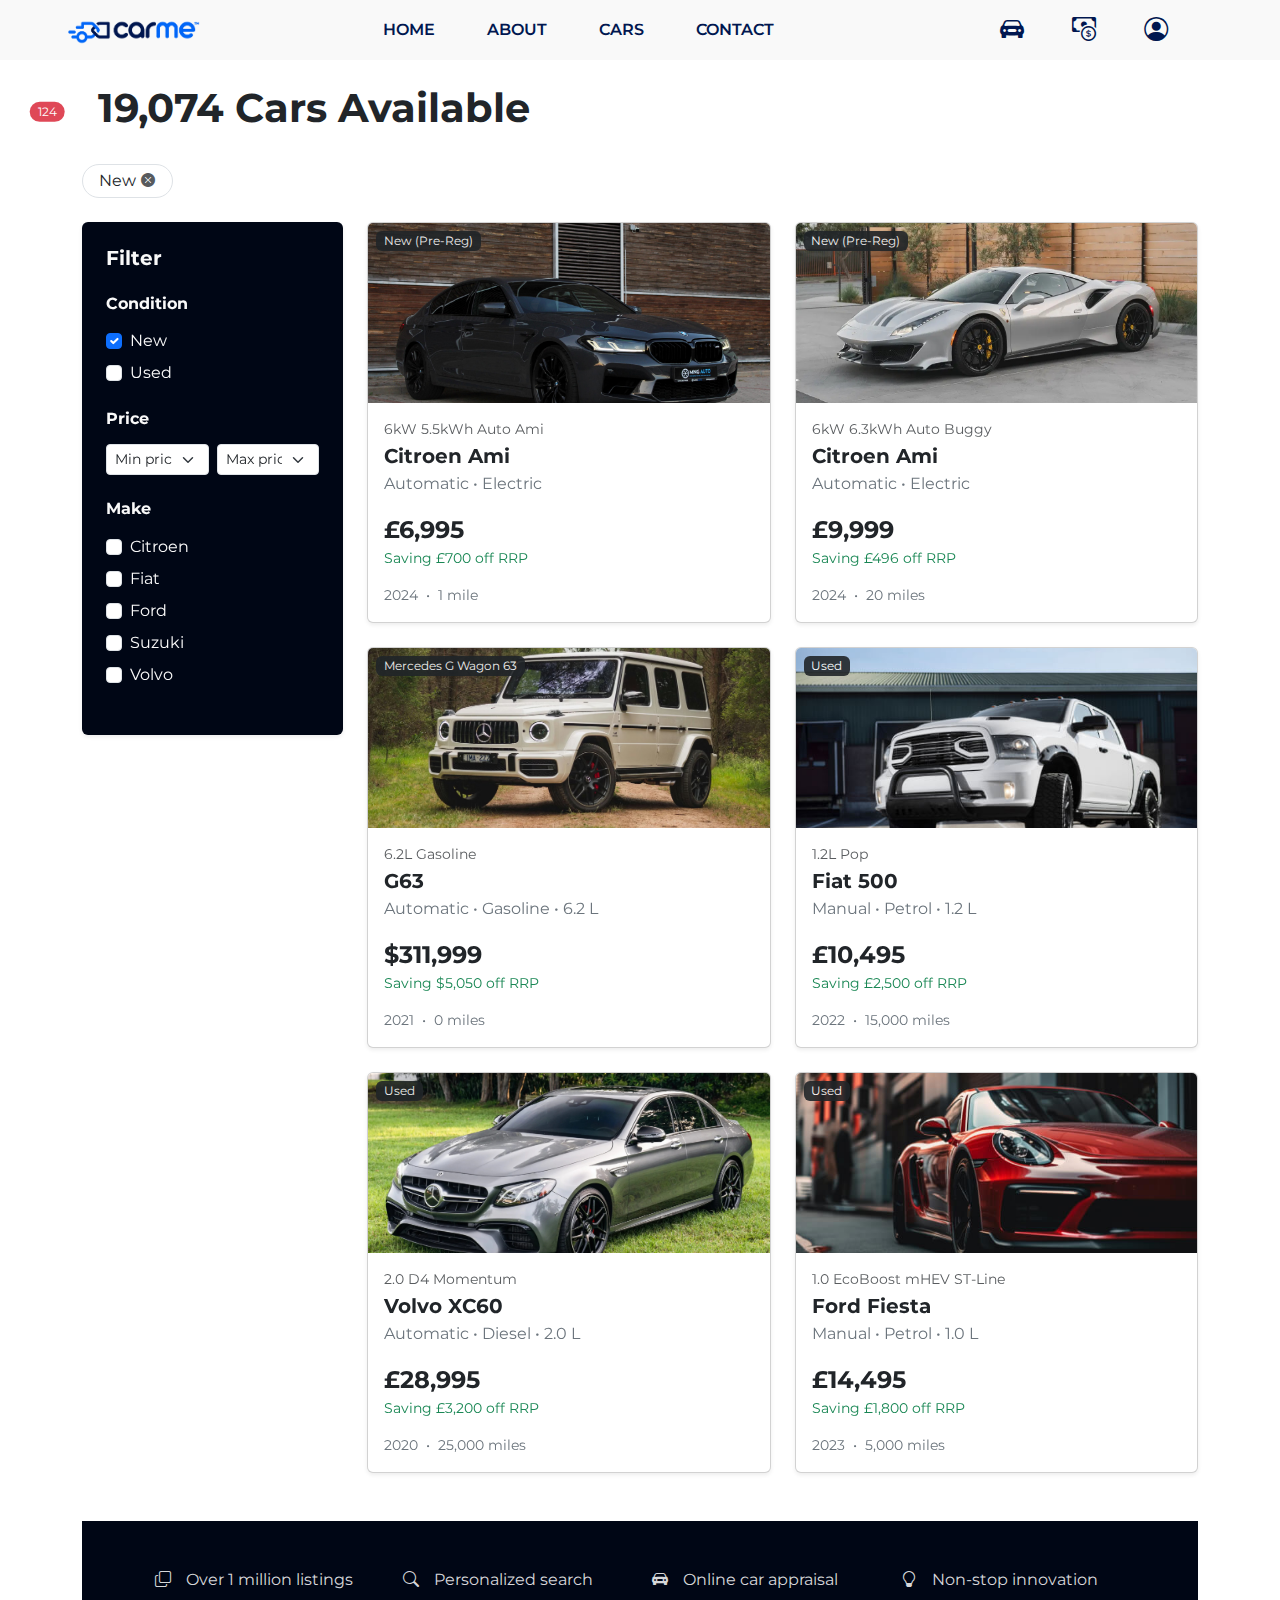
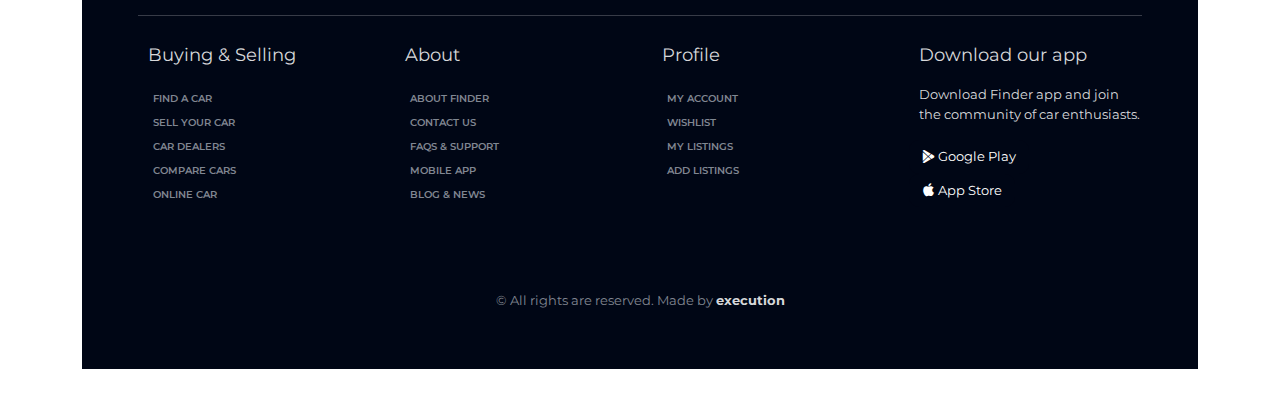
<file: cars.html>
<!DOCTYPE html>
<html lang="en">

<head>
    <meta charset="UTF-8">
    <meta name="viewport" content="width=device-width, initial-scale=1.0">
    <title>Car Marketplace - Find Your Perfect Car</title>
    <link rel="icon" href="assets/img/webicon.png" type="image/x-icon">

    
    <!-- Bootstrap CSS -->
    <link href="https://cdn.jsdelivr.net/npm/bootstrap@5.3.0/dist/css/bootstrap.min.css" rel="stylesheet">
    <!-- Custom CSS -->
    <link href="/assets/cars.css" rel="stylesheet">
    <!-- Bootstrap Icons -->
    <link rel="stylesheet" href="https://cdn.jsdelivr.net/npm/bootstrap-icons@1.11.0/font/bootstrap-icons.css">
</head>

<body>
    <!-- ============= NAVBAR ============= -->
    <nav class="navbar navbar-expand-lg">
        <div class="container-fluid d-flex align-items-center justify-content-between">
            <a href="/index.html">
                <img src="assets/img/company_logo.png" alt="logo" width="140px">
            </a>

            <button class="navbar-toggler" type="button" data-bs-toggle="collapse"
                data-bs-target="#navbarSupportedContent" aria-controls="navbarSupportedContent" aria-expanded="false"
                aria-label="Toggle navigation">
                <span class="bi bi-list fs-2"></span>
            </button>

            <div class="collapse navbar-collapse" id="navbarSupportedContent">
                <ul class="navbar-nav mx-auto d-flex align-items-left gap-1 py-2">
                    <li class="nav-item"><a class="nav-link active" href="/index.html">Home</a></li>
                    <li class="nav-item"><a class="nav-link" href="/about.html">About</a></li>
                    <li class="nav-item"><a class="nav-link" href="/products.html">Cars</a></li>
                    <li class="nav-item"><a class="nav-link" href="/contact.html">Contact</a></li>
                </ul>

                <ul class="navbar-nav d-flex align-items-right flex-row py-1">
                    <li class="nav-item"><a class="nav-link" href="#"><i class="bi bi-car-front-fill fs-4"></i></a></li>
                    <li class="nav-item"><a class="nav-link" href="#"><i class="bi bi-cash-coin fs-4"></i></a></li>
                    <li class="nav-item"><a class="nav-link" href="login.html"><i
                                class="bi bi-person-circle fs-4"></i></a>
                    </li>
                </ul>
            </div>
        </div>
    </nav>


    <!-- Main content -->
    <main class="container py-4">
        <!-- Header section -->
        <div class="d-flex align-items-center mb-4">
            <div class="position-relative me-3">
                <div class="position-absolute top-0 end-0 translate-middle badge rounded-pill bg-danger">
                    124
                </div>
            </div>
            <h1 class="fw-bold">19,074 Cars Available</h1>
        </div>

        <!-- Active filters -->
        <div class="mb-4">
            <div class="d-inline-flex align-items-center bg-white rounded-pill px-3 py-1 border">
                New
                <button class="btn btn-sm p-0 ms-1 text-muted">
                    <i class="bi bi-x-circle-fill"></i>
                </button>
            </div>
        </div>

        <div class="row">
            <div class="col-md-3 d-none d-md-block">
                <div class="filter-sidebar bg-white p-4 rounded shadow-sm">
                    <h5 class="fw-bold mb-4">Filter</h5>

                    <!-- Condition filter -->
                    <div class="mb-4">
                        <h6 class="fw-bold mb-3">Condition</h6>
                        <div class="form-check mb-2">
                            <input class="form-check-input" type="checkbox" id="newCar" checked>
                            <label class="form-check-label" for="newCar">New</label>
                        </div>
                        <div class="form-check mb-2">
                            <input class="form-check-input" type="checkbox" id="usedCar">
                            <label class="form-check-label" for="usedCar">Used</label>
                        </div>
                    </div>

                    <!-- Price filter -->
                    <div class="mb-4">
                        <h6 class="fw-bold mb-3">Price</h6>
                        <div class="d-flex mb-2">
                            <select class="form-select form-select-sm me-2">
                                <option>Min price</option>
                                <option>£5,000</option>
                                <option>£10,000</option>
                                <option>£15,000</option>
                            </select>
                            <select class="form-select form-select-sm">
                                <option>Max price</option>
                                <option>£15,000</option>
                                <option>£20,000</option>
                                <option>£30,000</option>
                            </select>
                        </div>
                    </div>

                    <!-- Make filter -->
                    <div class="mb-4">
                        <h6 class="fw-bold mb-3">Make</h6>
                        <div class="form-check mb-2">
                            <input class="form-check-input" type="checkbox" id="citroen">
                            <label class="form-check-label" for="citroen">Citroen</label>
                        </div>
                        <div class="form-check mb-2">
                            <input class="form-check-input" type="checkbox" id="fiat">
                            <label class="form-check-label" for="fiat">Fiat</label>
                        </div>
                        <div class="form-check mb-2">
                            <input class="form-check-input" type="checkbox" id="ford">
                            <label class="form-check-label" for="ford">Ford</label>
                        </div>
                        <div class="form-check mb-2">
                            <input class="form-check-input" type="checkbox" id="suzuki">
                            <label class="form-check-label" for="suzuki">Suzuki</label>
                        </div>
                        <div class="form-check mb-2">
                            <input class="form-check-input" type="checkbox" id="volvo">
                            <label class="form-check-label" for="volvo">Volvo</label>
                        </div>
                    </div>

                    <!-- Other filters could go here -->
                </div>
            </div>

            <!-- Mobile filter button -->
            <div class="col-12 d-md-none mb-3">
                <button class="btn btn-outline-secondary w-100 d-flex justify-content-between align-items-center"
                    type="button" data-bs-toggle="collapse" data-bs-target="#mobileFilter">
                    <span class="fw-medium">Filters</span>
                    <i class="bi bi-chevron-down"></i>
                </button>
            </div>

            <!-- Mobile filter panel (collapsed by default) -->
            <div class="collapse mb-3 d-md-none" id="mobileFilter">
                <div class="bg-white p-3 rounded shadow-sm">
                    <!-- Mobile filter content (duplicate of sidebar filters) -->
                    <!-- Condition filter -->
                    <div class="mb-4">
                        <h6 class="fw-bold mb-3">Condition</h6>
                        <div class="form-check mb-2">
                            <input class="form-check-input" type="checkbox" id="newCarMobile" checked>
                            <label class="form-check-label" for="newCarMobile">New</label>
                        </div>
                        <div class="form-check mb-2">
                            <input class="form-check-input" type="checkbox" id="usedCarMobile">
                            <label class="form-check-label" for="usedCarMobile">Used</label>
                        </div>
                    </div>

                    <!-- Price filter -->
                    <div class="mb-4">
                        <h6 class="fw-bold mb-3">Price</h6>
                        <div class="d-flex mb-2">
                            <select class="form-select form-select-sm me-2">
                                <option>Min price</option>
                                <option>£5,000</option>
                                <option>£10,000</option>
                                <option>£15,000</option>
                            </select>
                            <select class="form-select form-select-sm">
                                <option>Max price</option>
                                <option>£15,000</option>
                                <option>£20,000</option>
                                <option>£30,000</option>
                            </select>
                        </div>
                    </div>

                    <!-- Make filter -->
                    <div class="mb-4">
                        <h6 class="fw-bold mb-3">Make</h6>
                        <div class="form-check mb-2">
                            <input class="form-check-input" type="checkbox" id="citroenMobile">
                            <label class="form-check-label" for="citroenMobile">Citroen</label>
                        </div>
                        <div class="form-check mb-2">
                            <input class="form-check-input" type="checkbox" id="fiatMobile">
                            <label class="form-check-label" for="fiatMobile">Fiat</label>
                        </div>
                        <div class="form-check mb-2">
                            <input class="form-check-input" type="checkbox" id="fordMobile">
                            <label class="form-check-label" for="fordMobile">Ford</label>
                        </div>
                    </div>
                </div>
            </div>

            <!-- Car listings -->
            <div class="col-md-9">
                <div class="row g-4">
                    <!-- Car Card 1 -->
                    <div class="col-md-6">
                        <div class="card h-100 shadow-sm hover-shadow">
                            <!-- Car Image -->
                            <div class="position-relative">
                                <img src="assets/img/m5.jpg" class="card-img-top" alt="Citroen Ami"
                                    style="height: 180px; object-fit: cover;">
                                <div class="position-absolute top-0 start-0 m-2 badge bg-dark">New (Pre-Reg)</div>
                            </div>

                            <!-- Car Details -->
                            <div class="card-body">
                                <!-- Specs -->
                                <p class="card-text small text-muted mb-1">6kW 5.5kWh Auto Ami</p>

                                <!-- Make and Model -->
                                <h5 class="card-title fw-bold mb-1">Citroen Ami</h5>

                                <!-- Variant -->
                                <p class="card-text text-secondary mb-3">Automatic • Electric</p>

                                <!-- Price and Savings -->
                                <div class="mb-2">
                                    <div class="fs-4 fw-bold">£6,995</div>
                                    <div class="text-success small">Saving £700 off RRP</div>
                                </div>

                                <!-- Year and Mileage -->
                                <div class="d-flex align-items-center small text-secondary mt-3">
                                    <span>2024</span>
                                    <span class="mx-2">•</span>
                                    <span>1 mile</span>
                                </div>
                            </div>
                        </div>
                    </div>

                    <!-- Car Card 2 -->
                    <div class="col-md-6">
                        <div class="card h-100 shadow-sm hover-shadow">
                            <!-- Car Image -->
                            <div class="position-relative">
                                <img src="assets/img/pista488.jpg" class="card-img-top" alt="Citroen Ami Buggy"
                                    style="height: 180px; object-fit: cover;">
                                <div class="position-absolute top-0 start-0 m-2 badge bg-dark">New (Pre-Reg)</div>
                            </div>

                            <!-- Car Details -->
                            <div class="card-body">
                                <!-- Specs -->
                                <p class="card-text small text-muted mb-1">6kW 6.3kWh Auto Buggy</p>

                                <!-- Make and Model -->
                                <h5 class="card-title fw-bold mb-1">Citroen Ami</h5>

                                <!-- Variant -->
                                <p class="card-text text-secondary mb-3">Automatic • Electric</p>

                                <!-- Price and Savings -->
                                <div class="mb-2">
                                    <div class="fs-4 fw-bold">£9,999</div>
                                    <div class="text-success small">Saving £496 off RRP</div>
                                </div>

                                <!-- Year and Mileage -->
                                <div class="d-flex align-items-center small text-secondary mt-3">
                                    <span>2024</span>
                                    <span class="mx-2">•</span>
                                    <span>20 miles</span>
                                </div>
                            </div>
                        </div>
                    </div>

                    <!-- Car Card 3 -->
                    <div class="col-md-6">
                        <div class="card h-100 shadow-sm hover-shadow">
                            <!-- Car Image -->
                            <div class="position-relative">
                                <img src="assets/img/gwagon.jpg" class="card-img-top" alt="Suzuki Ignis"
                                    style="height: 180px; object-fit: cover;">
                                <div class="position-absolute top-0 start-0 m-2 badge bg-dark">Mercedes G Wagon 63</div>
                            </div>

                            <!-- Car Details -->
                            <div class="card-body">
                                <!-- Specs -->
                                <p class="card-text small text-muted mb-1">6.2L Gasoline</p>

                                <!-- Make and Model -->
                                <h5 class="card-title fw-bold mb-1">G63</h5>

                                <!-- Variant -->
                                <p class="card-text text-secondary mb-3">Automatic • Gasoline • 6.2 L</p>

                                <!-- Price and Savings -->
                                <div class="mb-2">
                                    <div class="fs-4 fw-bold">$311,999</div>
                                    <div class="text-success small">Saving $5,050 off RRP</div>
                                </div>

                                <!-- Year and Mileage -->
                                <div class="d-flex align-items-center small text-secondary mt-3">
                                    <span>2021</span>
                                    <span class="mx-2">•</span>
                                    <span>0 miles</span>
                                </div>
                            </div>
                        </div>
                    </div>

                    <!-- Car Card 4 -->
                    <div class="col-md-6">
                        <div class="card h-100 shadow-sm hover-shadow">
                            <!-- Car Image -->
                            <div class="position-relative">
                                <img src="assets/img/ford.jpg" class="card-img-top" alt="Fiat 500"
                                    style="height: 180px; object-fit: cover;">
                                <div class="position-absolute top-0 start-0 m-2 badge bg-dark">Used</div>
                            </div>

                            <!-- Car Details -->
                            <div class="card-body">
                                <!-- Specs -->
                                <p class="card-text small text-muted mb-1">1.2L Pop</p>

                                <!-- Make and Model -->
                                <h5 class="card-title fw-bold mb-1">Fiat 500</h5>

                                <!-- Variant -->
                                <p class="card-text text-secondary mb-3">Manual • Petrol • 1.2 L</p>

                                <!-- Price and Savings -->
                                <div class="mb-2">
                                    <div class="fs-4 fw-bold">£10,495</div>
                                    <div class="text-success small">Saving £2,500 off RRP</div>
                                </div>

                                <!-- Year and Mileage -->
                                <div class="d-flex align-items-center small text-secondary mt-3">
                                    <span>2022</span>
                                    <span class="mx-2">•</span>
                                    <span>15,000 miles</span>
                                </div>
                            </div>
                        </div>
                    </div>

                    <!-- Car Card 5 -->
                    <div class="col-md-6">
                        <div class="card h-100 shadow-sm hover-shadow">
                            <!-- Car Image -->
                            <div class="position-relative">
                                <img src="assets/img/e63s.jpg" class="card-img-top" alt="Volvo XC60"
                                    style="height: 180px; object-fit: cover;">
                                <div class="position-absolute top-0 start-0 m-2 badge bg-dark">Used</div>
                            </div>

                            <!-- Car Details -->
                            <div class="card-body">
                                <!-- Specs -->
                                <p class="card-text small text-muted mb-1">2.0 D4 Momentum</p>

                                <!-- Make and Model -->
                                <h5 class="card-title fw-bold mb-1">Volvo XC60</h5>

                                <!-- Variant -->
                                <p class="card-text text-secondary mb-3">Automatic • Diesel • 2.0 L</p>

                                <!-- Price and Savings -->
                                <div class="mb-2">
                                    <div class="fs-4 fw-bold">£28,995</div>
                                    <div class="text-success small">Saving £3,200 off RRP</div>
                                </div>

                                <!-- Year and Mileage -->
                                <div class="d-flex align-items-center small text-secondary mt-3">
                                    <span>2020</span>
                                    <span class="mx-2">•</span>
                                    <span>25,000 miles</span>
                                </div>
                            </div>
                        </div>
                    </div>

                    <!-- Car Card 6 -->
                    <div class="col-md-6">
                        <div class="card h-100 shadow-sm hover-shadow">
                            <!-- Car Image -->
                            <div class="position-relative">
                                <img src="/assets/img/porsche.jpg" class="card-img-top" alt="Ford Fiesta"
                                    style="height: 180px; object-fit: cover;">
                                <div class="position-absolute top-0 start-0 m-2 badge bg-dark">Used</div>
                            </div>

                            <!-- Car Details -->
                            <div class="card-body">
                                <!-- Specs -->
                                <p class="card-text small text-muted mb-1">1.0 EcoBoost mHEV ST-Line</p>

                                <!-- Make and Model -->
                                <h5 class="card-title fw-bold mb-1">Ford Fiesta</h5>

                                <!-- Variant -->
                                <p class="card-text text-secondary mb-3">Manual • Petrol • 1.0 L</p>

                                <!-- Price and Savings -->
                                <div class="mb-2">
                                    <div class="fs-4 fw-bold">£14,495</div>
                                    <div class="text-success small">Saving £1,800 off RRP</div>
                                </div>

                                <!-- Year and Mileage -->
                                <div class="d-flex align-items-center small text-secondary mt-3">
                                    <span>2023</span>
                                    <span class="mx-2">•</span>
                                    <span>5,000 miles</span>
                                </div>
                            </div>
                        </div>
                    </div>
                </div>
            </div>
        </div>
        <!-- ============= FOOTER SECTION ============= -->
        <footer class="container-fluid mt-5 footer-info">
            <div class="row d-flex align-items-center footer-info-content">
                <div class="col-6 col-sm-6 col-md-6 col-lg-3">
                    <div class="d-flex align-items-center">
                        <i class="bi bi-copy me-2"></i>
                        <span class="mb-0">Over 1 million listings</span>
                    </div>
                </div>
                <div class="col-6 col-sm-6 col-md-6 col-lg-3">
                    <div class="d-flex align-items-center">
                        <i class="bi bi-search me-2"></i>
                        <span class="">Personalized search</span>
                    </div>
                </div>
                <div class="col-6 col-sm-6 col-md-6 col-lg-3">
                    <div class="d-flex align-items-center">
                        <i class="bi bi-car-front-fill me-2"></i>
                        <span class="mb-0">Online car appraisal</span>
                    </div>
                </div>
                <div class="col-6 col-sm-6 col-md-6 col-lg-3">
                    <div class="d-flex align-items-center">
                        <i class="bi bi-lightbulb me-2"></i>
                        <span class="mb-0">Non-stop innovation</span>
                    </div>
                </div>
            </div>
            <hr>
            <div class="row d-flex justify-content-around footer-lists">
                <div class="col-6 col-md-6 col-lg-3">
                    <p>Buying & Selling</p>
                    <ul class="list-unstyled">
                        <li><a href="#">Find a car</a></li>
                        <li><a href="#">Sell your car</a></li>
                        <li><a href="#">Car dealers</a></li>
                        <li><a href="#">Compare Cars</a></li>
                        <li><a href="#">Online car</a></li>
                    </ul>
                </div>
                <div class="col-6 col-md-6 col-lg-3">
                    <p>About</p>
                    <ul class="list-unstyled">
                        <li><a href="#">About Finder</a></li>
                        <li><a href="#">Contact us</a></li>
                        <li><a href="#">FAQs & Support</a></li>
                        <li><a href="#">Mobile app</a></li>
                        <li><a href="#">Blog & News</a></li>
                    </ul>
                </div>
                <div class="col-12 col-md-6 col-lg-3">
                    <p>Profile</p>
                    <ul class="list-unstyled">
                        <li><a href="#">My account</a></li>
                        <li><a href="#">Wishlist</a></li>
                        <li><a href="#">My listings</a></li>
                        <li><a href="#">Add listings</a></li>
                    </ul>
                </div>
                <div class="col-12 col-sm-12 col-md-6 col-lg-3">
                    <p>Download our app</p>
                    <p style="font-size: small;">Download Finder app and join the community of car enthusiasts.</p>
                    <div>
                        <button class="btn btn-primary me-2">
                            <i class="bi bi-google-play"></i> Google Play</button>
                        <button class="btn btn-primary">
                            <i class="bi bi-apple"></i> App Store</button>
                    </div>
                </div>
            </div>

            <p id="copyright">&copy; All rights are reserved. Made by <a
                    href="https://github.com/drenxhyliqi/WEB24_GR16" target="_blank"><b>execution</b></a></p>
        </footer>
    </main>

    <!-- Bootstrap Bundle with Popper -->
    <script src="https://cdn.jsdelivr.net/npm/bootstrap@5.3.0/dist/js/bootstrap.bundle.min.js"></script>
</body>

</html>
</file>
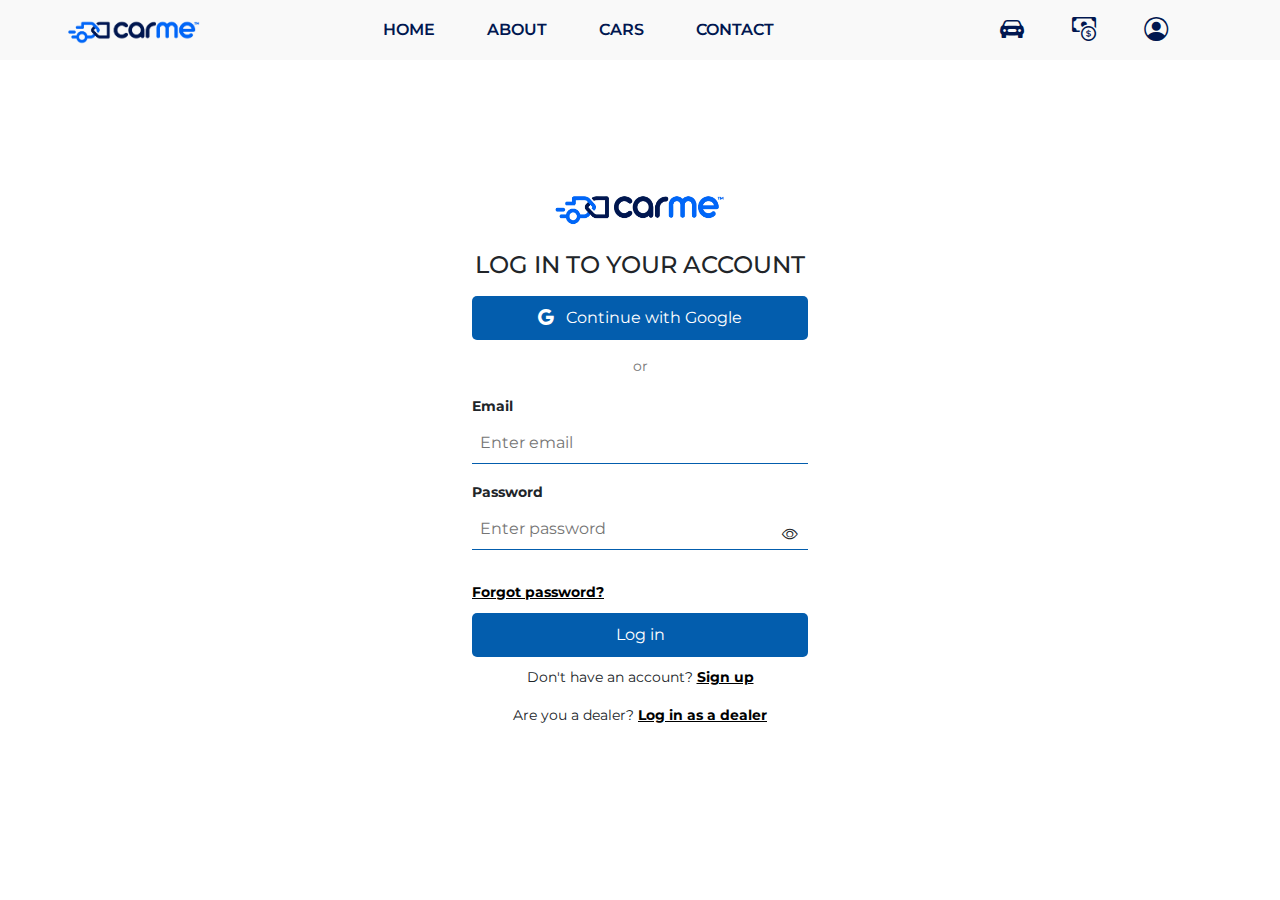
<file: login.html>
<!DOCTYPE html>
<html lang="en">

<head>
  <meta charset="UTF-8">
  <meta name="viewport" content="width=device-width, initial-scale=1.0">
  <title>Carme | Log In</title>
  <!-- Bootstrap & Custom CSS -->
  <link href="https://cdn.jsdelivr.net/npm/bootstrap@5.3.3/dist/css/bootstrap.min.css" rel="stylesheet"
    integrity="sha384-QWTKZyjpPEjISv5WaRU9OFeRpok6YctnYmDr5pNlyT2bRjXh0JMhjY6hW+ALEwIH" crossorigin="anonymous">
  <link rel="stylesheet" href="https://cdn.jsdelivr.net/npm/bootstrap-icons@1.11.3/font/bootstrap-icons.min.css">
  <link rel="stylesheet" href="assets/style.css">
  <script src="https://code.jquery.com/jquery-3.6.0.min.js"></script>
  <style>
    .wrapper {
      display: flex;
      justify-content: center;
      align-items: center;
      min-height: 90vh;
      width: 100%;
    }

    .login-container {
      padding: 2rem;
      border-radius: 8px;
      text-align: center;
      width: 100%;
      max-width: 400px;
    }

    h2 {
      margin-bottom: 1rem;
      font-size: 1.5rem;
    }

    .google-login {
      background: #035dad;
      color: white;
      border: none;
      padding: 10px;
      width: 100%;
      border-radius: 5px;
      cursor: pointer;
      font-size: 1rem;
    }

    .separator {
      margin: 1rem 0;
      font-size: 0.9rem;
      color: #777;
    }

    form {
      text-align: left;
    }

    label {
      font-weight: bold;
      font-size: 0.9rem;
    }

    input {
      width: 100%;
      padding: 8px;
      margin-top: 5px;
      margin-bottom: 1rem;
      border: none;
      border-bottom: 1px solid #035dad;
      border-radius: 0 !important;
    }

    .password-container {
      position: relative;
    }

    .toggle-password {
      position: absolute;
      right: 10px;
      top: 50%;
      transform: translateY(-50%);
      cursor: pointer;
    }

    .login-btn {
      background: #035dad;
      color: white;
      border: none;
      padding: 10px;
      width: 100%;
      border-radius: 5px;
      cursor: pointer;
      font-size: 1rem;
      margin-top: 10px;
    }

    .forgot-password {
      display: block;
      margin-top: 1rem;
      font-size: 0.9rem;
      font-weight: bold;
      color: #000;
    }

    p {
      font-size: 0.9rem;
      margin-top: 10px;
    }

    p a {
      font-weight: bold;
      color: #000;
    }
  </style>
  </style>
</head>

<body>
  <!-- Navbar -->
  <nav class="navbar navbar-expand-lg">
    <div class="container-fluid d-flex align-items-center justify-content-between">
      <!-- Logo -->
      <a href="/index.html">
        <img src="assets/img/company_logo.png" alt="logo" width="140px">
      </a>

      <button class="navbar-toggler" type="button" data-bs-toggle="collapse" data-bs-target="#navbarSupportedContent"
        aria-controls="navbarSupportedContent" aria-expanded="false" aria-label="Toggle navigation">
        <span class="bi bi-list fs-2"></span>
      </button>

      <div class="collapse navbar-collapse" id="navbarSupportedContent">
        <ul class="navbar-nav mx-auto d-flex align-items-left gap-1 py-2">
          <li class="nav-item"><a class="nav-link" href="/index.html">Home</a></li>
          <li class="nav-item"><a class="nav-link" href="/about.html">About</a></li>
          <li class="nav-item"><a class="nav-link" href="/products.html">Cars</a></li>
          <li class="nav-item"><a class="nav-link" href="/contact.html">Contact</a></li>
        </ul>

        <ul class="navbar-nav d-flex align-items-right flex-row py-1">
          <li class="nav-item"><a class="nav-link" href="#"><i class="bi bi-car-front-fill fs-4"></i></a></li>
          <li class="nav-item"><a class="nav-link" href="#"><i class="bi bi-cash-coin fs-4"></i></a></li>
          <li class="nav-item"><a class="nav-link" href="#"><i class="bi bi-person-circle fs-4"></i></a></li>
        </ul>
      </div>
    </div>
  </nav>
</body>

<body>
  <div class="wrapper">
    <div class="login-container text-center">
      <img src="/assets/img/company_logo.png" alt="cmp" width="180px" height="40px">
      <br>
      <br>
      <h2 class="login-title">LOG IN TO YOUR ACCOUNT</h2>
      <button class="google-login">
        <i class="bi bi-google"></i> &nbsp; Continue with Google
      </button>
      <div class="separator">or</div>
      <form>
        <label for="email">Email</label>
        <input type="email" id="email" placeholder="Enter email">
        <label for="password">Password</label>
        <div class="password-container">
          <input type="password" id="password" placeholder="Enter password">
          <!-- <i class="bi bi-eye-slash"></i> -->
          <span class="toggle-password"><i class="bi bi-eye"></i></span>
        </div>
        <div class="remember-forgot">
          <!-- <label><input type="checkbox"> Remember me</label> -->
          <a href="#" class="forgot-password">Forgot password?</a>
        </div>
        <button type="submit" class="login-btn">Log in</button>
      </form>
      <div class="signup">
        <p>Don't have an account? <a href="#">Sign up</a></p>
        <p>Are you a dealer? <a href="#">Log in as a dealer</a></p>
      </div>
    </div>
  </div>

  <script src="https://cdn.jsdelivr.net/npm/bootstrap@5.3.3/dist/js/bootstrap.bundle.min.js"
    integrity="sha384-YvpcrYf0tY3lHB60NNkmXc5s9fDVZLESaAA55NDzOxhy9GkcIdslK1eN7N6jIeHz"
    crossorigin="anonymous"></script>
</body>

</html>
</file>
<file: assets/cars.css>
/* ============= BASE STYLES ============= */
@import url('https://fonts.googleapis.com/css2?family=Montserrat:ital,wght@0,100..900;1,100..900&display=swap');

* {
    margin: 0;
    padding: 0;
    box-sizing: border-box;
    font-family: "Montserrat", serif;
}

.container-fluid {
    padding: 0 5%;
}

/* ============= NAVBAR ============= */
.navbar {
    background-color: #f9f9f9;
    position: sticky;
    top: 0;
    width: 100%;
    z-index: 1;
    padding: 0.5rem 0;
}

.navbar-nav .nav-link {
    color: #011750;
}

.navbar-nav .nav-link:hover {
    color: #011750ad;
}

.navbar-nav .nav-link.active {
    color: #011750 !important;
}

ul li a {
    padding: 0 3rem 0 0 !important;
    text-transform: uppercase;
    font-size: 24px;
    font-weight: 600 !important;
}

.navbar-toggler {
    border: none !important;
    box-shadow: none !important;
}

.navbar-toggler .bi-list {
    color: #035dad;
}

/* Logo styling */
.logo-icon {
    height: 32px;
    width: 32px;
    color: #000;
}

/* Card hover effect */
.hover-shadow {
    transition: box-shadow 0.3s ease;
}

.hover-shadow:hover {
    box-shadow: 0 .5rem 1rem rgba(0,0,0,.15)!important;
}

/* Filter sidebar styling */
.filter-sidebar {
    position: sticky;
    background-color: #000615 !important;
    top: 80px;
    max-height: calc(100vh - 100px);
    color: #f9f9f9;
    overflow-y: auto;
}


@media (max-width: 768px) {
    h1 {
        font-size: 1.75rem;
    }
}


.card .position-relative {
    overflow: hidden;
}


.position-absolute.badge {
    font-weight: normal;
    opacity: 0.9;
}

/* ============= FOOTER SECTION ============= */
.footer-info {
    background-color: #000615;
    color: rgba(255, 255, 255, 0.855);
    padding-bottom: 2%;
}

.footer-lists p {
    font-size: large;
    margin-top: 10px;
    margin-left: 10px;
}

.footer-lists button {
    font-size: 13px;
    border-radius: 10px;
    background-color: #000615;
    border-color: transparent;
}

.footer-lists button:hover {
    background-color: #000615;
}

.footer-info-content {
    margin: 5px;
    padding-top: 40px;
    padding-bottom: 0;
}

.footer-info-content span {
    padding: 7px;
}

.footer-lists a {
    font-size: 10px;
    color: #808792;
    margin-left: 15px;
    text-decoration: none;
}

.footer-lists a:hover {
    opacity: 0.7;
    text-decoration: underline;
    text-decoration-thickness: 2px;
}

#copyright {
    margin-top: 70px;
    padding-bottom: 20px;
    text-decoration: none;
    text-align: center;
    font-size: small;
    color: #808792;
}

#copyright a {
    text-decoration: none;
    color: rgba(255, 255, 255, 0.855);
}

#copyright a:hover {
    text-decoration: underline;
    text-decoration-thickness: 2px;
}
</file>
<file: assets/style.css>
/* ============= BASE STYLES ============= */
@import url('https://fonts.googleapis.com/css2?family=Montserrat:ital,wght@0,100..900;1,100..900&display=swap');

* {
    margin: 0;
    padding: 0;
    box-sizing: border-box;
    font-family: "Montserrat", serif;
}

.d-none {
    display: none;
}

.active {
    color: #011750 !important;
}

.container-fluid {
    padding: 0 5%;
}

/* ============= NAVBAR ============= */
.navbar {
    background-color: #f9f9f9;
    position: sticky;
    top: 0;
    width: 100%;
    z-index: 1;
}

.navbar-nav .nav-link {
    color: #011750;
}

.navbar-nav .nav-link:hover {
    color: #011750ad;
}

ul li a {
    padding: 0 3rem 0 0 !important;
    text-transform: uppercase;
    font-size: 24px;
    font-weight: 600 !important;
}

.bi-person-fill {
    cursor: pointer;
    font-size: 1.8rem;
    color: #f8f7fd !important;
}

.navbar-toggler {
    border: none !important;
    box-shadow: none !important;
}

.navbar-toggler .bi-list {
    color: #035dad;
}

/* ============= MAIN BANNER SECTION ============= */
.main-banner {
    background-color: #000615f8;
    padding: 3rem 0;
}

.btn-find {
    background-color: #001a5a;
    color: white;
    border: none;
}

.btn-find:hover {
    background-color: #002c88;
}

/* ============= SELECT TYPE SECTION ============= */
.select-type {
    padding: 5%;
}

.filter-btn {
    border: none;
    background-color: #f9f9f9;
    padding: 15px 25px;
    border-radius: 10px;
    display: flex;
    align-items: center;
    gap: 8px;
    font-weight: 500;
    transition: background-color 0.2s;
}

.filter-btn:hover, 
.filter-btn.active {
    background-color: #eeee;
}

.filter-btn:hover {
    box-shadow: 0 0 2px 1px #036bfc79;
}

/* ============= EXPLORE CARS SECTION ============= */
.car-card {
    background-color: #f9f9f9;
    border-radius: 10px;
    padding: 8px;
    text-align: center;
    transition: 0.3s;
    outline: 1px solid #0006151e;
}

.car-card:hover {
    cursor: pointer;
    box-shadow: 0 0 8px 1px #036bfc79;
}

.car-card img {
    width: 80px;
    height: auto;
    margin-bottom: 10px;
}

/* ============= THANK YOU SECTION ============= */
#thankyou {
    margin: 10% 5% 5% 5%;
    background-image: url("../assets/img/thankbg.png");
    background-size: cover;
    background-position: center;
    background-repeat: no-repeat;
    padding: 8%;
    color: #f9f9f9;
    border-radius: 1.5rem;
    box-shadow: 0 5px 15px rgba(0, 36, 136, 0.417);
}

.cnt-btn {
    background-color: #035dad;
    color: #f8f7fd;
    border: 0.5px solid #000615;
    padding: 0.75rem 1.25rem;
    margin-top: 2rem;
    border-radius: 0.5rem;
}

.cnt-btn:hover {
    background-color: transparent;
    border: 1px solid #035dad;
}

/* ============= TOP OFFERS SECTION ============= */
.card {
    border: none;
    border-radius: 16px;
    overflow: hidden;
    box-shadow: 0 5px 15px rgba(0,0,0,0.1);
    transition: transform 0.3s, box-shadow 0.3s;
    margin-bottom: 45px;
}

.card:hover {
    transform: translateY(-5px);
    box-shadow: 0 10px 25px rgba(0,0,0,0.15);
}

.card-img-wrapper {
    position: relative;
    height: 240px;
    overflow: hidden;
}

.card-img-wrapper img {
    width: 100%;
    height: 100%;
    object-fit: cover;
    transition: transform 0.5s;
}

.card:hover .card-img-wrapper img {
    transform: scale(1.05);
}

.date-badge {
    position: absolute;
    top: 16px;
    left: 16px;
    background-color: rgba(255, 255, 255, 0.9);
    backdrop-filter: blur(4px);
    border-radius: 50px;
    padding: 5px 12px;
    font-size: 14px;
    color: #333;
}

.card-body {
    padding: 24px;
}

.car-title {
    font-size: 20px;
    font-weight: 700;
    margin-bottom: 8px;
    color: #212529;
}

.car-price {
    font-size: 24px;
    font-weight: 700;
    color: #035dad;
    margin-bottom: 16px;
}

.car-detail {
    display: flex;
    align-items: center;
    color: #6c757d;
    margin-bottom: 8px;
}

.car-detail i {
    margin-right: 8px;
    font-size: 18px;
} 

.btn-view {
    width: 100%;
    padding: 12px;
    background-color: #000615;
    border: none;
    border-radius: 8px;
    color: white;
    font-weight: 600;
    transition: background-color 0.3s;
}

.btn-view:hover {
    background-color: #035dad;
}

.car-details-grid {
    display: grid;
    grid-template-columns: 1fr 1fr;
    gap: 16px;
    margin-top: 16px;
    margin-bottom: 16px;
}

.section-title {
    font-size: 28px;
    font-weight: 700;
    margin-bottom: 16px;
}

.view-all {
    text-decoration: none;
    display: flex;
    align-items: center;
    color: #0d6efd;
    font-weight: 600;
}

.view-all i {
    margin-left: 4px;
}

.header-row {
    display: flex;
    justify-content: space-between;
    align-items: center;
    margin-bottom: 32px;
}

/* ============= BRANDS SECTION ============= */
.brands {
    padding: 2rem 0;
}

.brands a {
    padding: 10px;
}

.brands a:hover {
    border-left: 1px solid #035dad;
    background-image: linear-gradient(to left, #ffffff, #0377ad15);
}

/* ============= INFO SECTION ============= */
.info-content {
    font-weight: 600;
    padding: 15px;
    border-radius: 20px;
}

.info-content i {
    font-size: 25px;
}

.info-content:hover {
    box-shadow: 0 0 5px 1px #036bfc79;
    cursor: pointer;
}

/* ============= LATEST CARS SECTION ============= */
.btn-all, .btn-new, .btn-used {
    padding: 8px 14px;
    border: 2px solid #035dad;
    background-color: transparent;
    color: #000615;
    font-size: 12px;
    font-weight: 500;
    border-radius: 10px;
    transition: all 0.3s ease;
    text-transform: uppercase;
    cursor: pointer;
}

.btn-all:hover, 
.btn-new:hover, 
.btn-used:hover {
    background-color: #035;
    color: #f8f7fd;
    border-color: #035;
}

.btn-all:focus, 
.btn-new:focus, 
.btn-used:focus {
    outline: none;
    box-shadow: 0 0 10px rgba(0, 0, 0, 0.1);
}

.new-deal{
    font-weight: 600;
    font-size: .8rem;
    background-color: #035dad;
    padding: .30rem;
    color: #f9f9f9;
    cursor: pointer;
    position: absolute;
    top: 5%;
    right: 5%;
    border-radius: 5px;
}
.bi-heart{
    position: absolute;
    top: 4.7%;
    left: 6%;
    font-size: .9rem;
    background-color: #035dad;
    color: #f9f9f9 !important;
    padding: 5px 10px 5px 10px;
    padding-left: 10px;
    border-radius: 5px !important;
    cursor: pointer;
}
.new-deal:hover{
    background-color: #035;
}
/* Add this to your CSS */
.bi-heart {
    transition: transform 0.3s ease;
}

.bi-heart:hover {
    animation: heartShake 0.5s ease 2ms;
}

@keyframes heartShake {
    0% { transform: rotate(0deg) scale(1); }
    25% { transform: rotate(-5deg) scale(1.1); }
    50% { transform: rotate(5deg) scale(1.1); }
    75% { transform: rotate(-5deg) scale(1.1); }
    100% { transform: rotate(0deg) scale(1); }
}



/* .new-deal:hover{
    background-color: #;
    color: #035dad;
} */

.view {
    background-color: #000615;
    color: #f9f9f9;
    border: none;
    padding: .5rem 0;
    margin-top: 2rem;
    border-radius: .5rem;
}

.view:hover {
    background-color: #035dad;
}

/* ============= FOOTER SECTION ============= */
.footer-info {
    background-color: #000615;
    color: rgba(255, 255, 255, 0.855);
    border: 1px solid #000615;
}

.footer-lists p {
    font-size: large;
    margin-top: 10px;
    margin-left: 10px;
}

.footer-lists button {
    font-size: 13px;
    border-radius: 10px;
    background-color: #000615;
    border-color: transparent;
}

.footer-lists button:hover {
    background-color: #000615;
}

.footer-info-content {
    margin: 5px;
    padding-top: 40px;
    padding-bottom: 15px;
}

.footer-info-content span {
    padding: 7px;
}

.footer-lists a {
    font-size: 10px;
    color: #808792;
    margin-left: 15px;
    text-decoration: none;
}

.footer-lists a:hover {
    opacity: 0.7;
    text-decoration: underline;
    text-decoration-thickness: 2px;
}

#copyright {
    margin-top: 70px;
    padding-bottom: 20px;
    text-decoration: none;
    text-align: center;
    font-size: small;
    color: #808792;
}

#copyright a {
    text-decoration: none;
    color: rgba(255, 255, 255, 0.855);
}

#copyright a:hover {
    text-decoration: underline;
    text-decoration-thickness: 2px;
}

/* ============= MEDIA QUERIES ============= */
/* For Phones */
@media (max-width: 576px) {
    /* Thank You Section */
    #thankyou h3, #thankyou h4 {
        font-size: 1rem;
    }
    
    .cnt-btn {
        font-size: 0.8rem;
        margin-top: 1rem;
    }

    /* Brands Section */
    .brands {
        padding: 1rem;
    }
}

/* For Tablets */
@media (min-width: 768px) {
    /* Add tablet-specific styles here */
}

/* For Desktop */
@media (min-width: 992px) {
    /* Add desktop-specific styles here */
}
</file>
